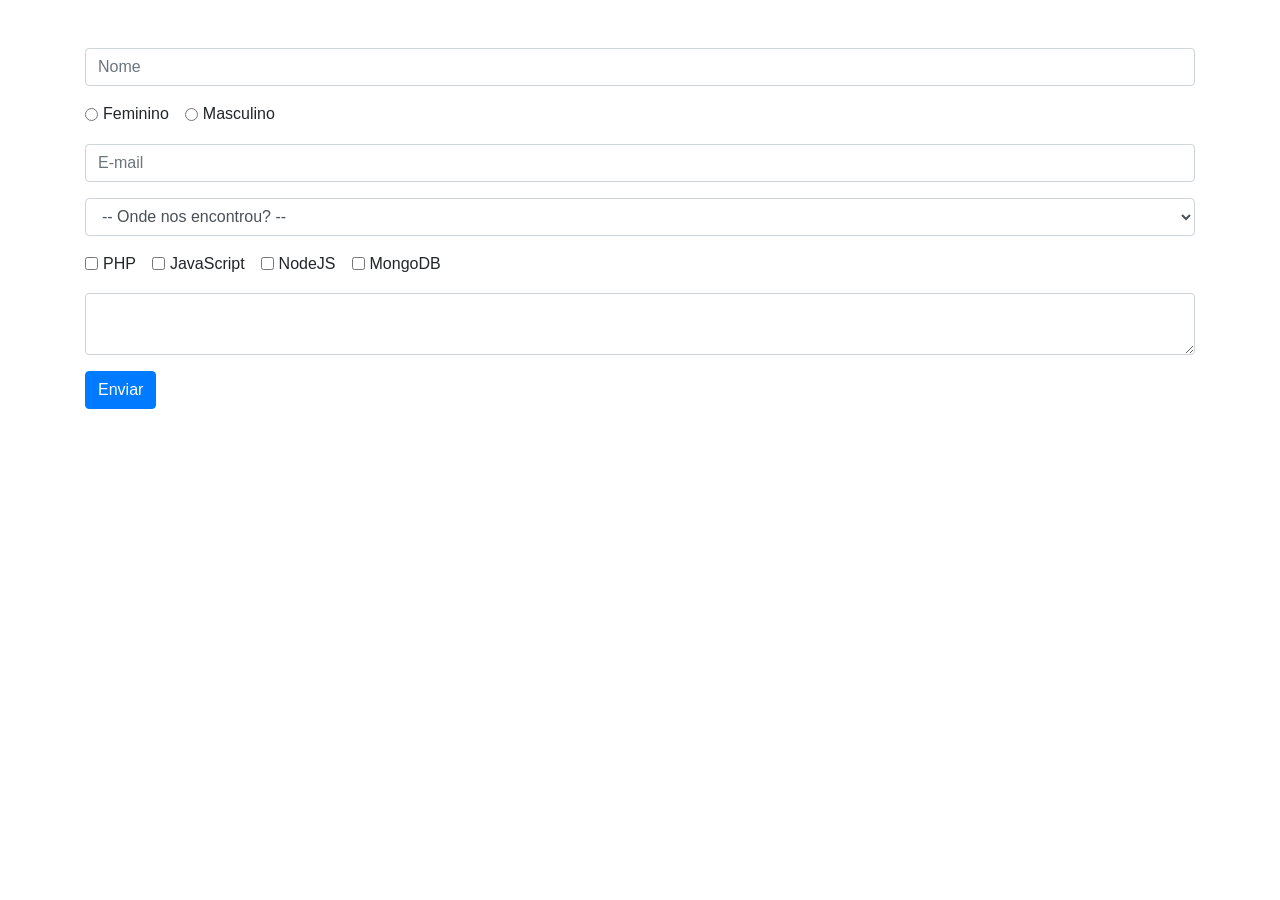
<file: ajax_extra/index.html>
<!DOCTYPE html>
<html lang="pt-br">
	<head>
		<meta charset="UTF-8">
		<title>Ajax com jQuery</title>
		<link rel="stylesheet" href="https://stackpath.bootstrapcdn.com/bootstrap/4.1.3/css/bootstrap.min.css" integrity="sha384-MCw98/SFnGE8fJT3GXwEOngsV7Zt27NXFoaoApmYm81iuXoPkFOJwJ8ERdknLPMO" crossorigin="anonymous">

		<script src="https://code.jquery.com/jquery-3.3.1.min.js" integrity="sha256-FgpCb/KJQlLNfOu91ta32o/NMZxltwRo8QtmkMRdAu8=" crossorigin="anonymous"></script>	

		<script>
			$(document).ready(()=>{
				$('button').on('click', (e)=> {
					e.preventDefault()

					let dados = $('form').serialize()
					 	//console.log(dados)

					//ajax
					$.ajax({
						type: 'get',
						url:'app.php',
						data: dados,// url-encoded.html
						dataType: 'json',
						success: dados => {console.log(dados) },
						error: erro => { console.log(erro) }
					})



				})
			})
		</script>
	</head>

	<body>

		<div class="container mt-5">
	    	<div class="row">
	    		<div class="col">
	    			<form>
	    				<div class="form-group">
							<input type="text" name="nome" placeholder="Nome" class="form-control" />
						</div>
						
						<div class="form-group">
							<div class="form-check form-check-inline">
								<input type="radio" name="sexo" value="feminino" class="form-check-input"><label class="form-check-label mr-3">Feminino</label>
								<input type="radio" name="sexo" value="masculino" class="form-check-input"><label class="form-check-label mr-3">Masculino</label>
							</div>
						</div>
						
						<div class="form-group">
							<input type="text" name="email" placeholder="E-mail" class="form-control" />
						</div>
						
						<div class="form-group">
							<select name="origem" class="form-control">
								<option value="">-- Onde nos encontrou? --</option>
								<option value="facebook">Facebook</option>
								<option value="google">Google</option>
								<option value="outro_meio">Outro meio</option>
							</select>
						</div>
						
						<div class="form-group">
							<div class="form-check form-check-inline">
								<input type="checkbox" name="interesses[]" value="php" class="form-check-input"><label class="form-check-label mr-3">PHP</label>
								<input type="checkbox" name="interesses[]" value="js" class="form-check-input"><label class="form-check-label mr-3">JavaScript</label>
								<input type="checkbox" name="interesses[]" value="NodeJS" class="form-check-input"><label class="form-check-label mr-3">NodeJS</label>
								<input type="checkbox" name="interesses[]" value="MongoDB" class="form-check-input"><label class="form-check-label mr-3">MongoDB</label>
							</div>
						</div>
						
						<div class="form-group">
							<textarea name="mensagem" class="form-control"></textarea>
						</div>
						
						<button type="submit" class="btn btn-primary">Enviar</button>
					</form>
				</div>
			</div>
		</div>

	</body>

</html>
</file>
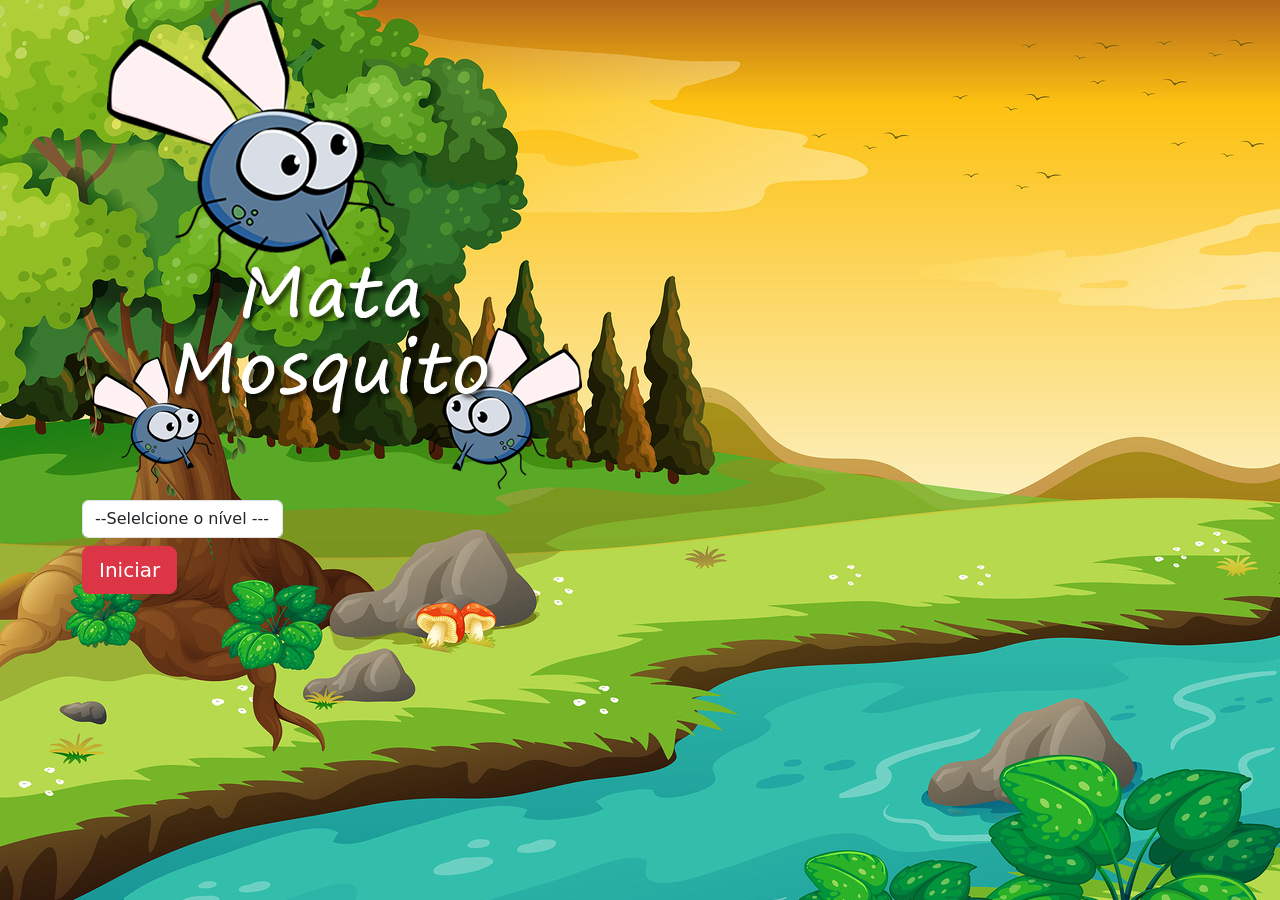
<file: app2/index.html>
<!DOCTYPE html>
<html>
<head>
	<meta charset="utf-8">
	<meta name="viewport" content="width=device-width, initial-scale=1">
	<title></title>

	<link href="https://cdn.jsdelivr.net/npm/bootstrap@5.3.6/dist/css/bootstrap.min.css" rel="stylesheet" integrity="sha384-4Q6Gf2aSP4eDXB8Miphtr37CMZZQ5oXLH2yaXMJ2w8e2ZtHTl7GptT4jmndRuHDT" crossorigin="anonymous">

	<link rel="stylesheet" type="text/css" href="estilo.css">

	<script>
		 function iniciarJogo() { 	
		 var nivel = document.getElementById('nivel').value

		 if (nivel === '') {
		 	alert('Selecione um nível para iniciar o jogo')
		 	return false 		 	
		 }
		  window.location.href = "app.html?" + nivel
		 }

		 


	</script>
</head>
<body>

  <div class="container">
  	<div class="row">
  		<div class="col">
  			<div class="d-flex justfy-content-center">
  		 <img src="imagens/game.png">	
  		   </div>
  		</div>
  	</div>

  	<div class="row">
  		<div class="col">
  			<div class="d-flex justfy-content-center">
  		    <div class="mb-2">
			  		  <select class="form-control" id="nivel">
			  		  	<option value="">--Selelcione o nível ---</option>
			  		  	<option value="normal">Normal</option>
			  		  	<option value="dificil">Díficil</option>
			  		  	<option value="chucknorris">Chuck Norris</option>	
			  		  </select>
  		  </div>
  		   </div>
  		</div>
  	</div>

  	<div class="row">
  		<div class="col">
  			<div class="d-flex justfy-content-center">
  		 <button type="button" class="btn btn-danger btn-lg" onclick="iniciarJogo()">Iniciar</button>
  		   </div>
  		</div>
  	</div>

  </div>

</body>
</html>
</file>
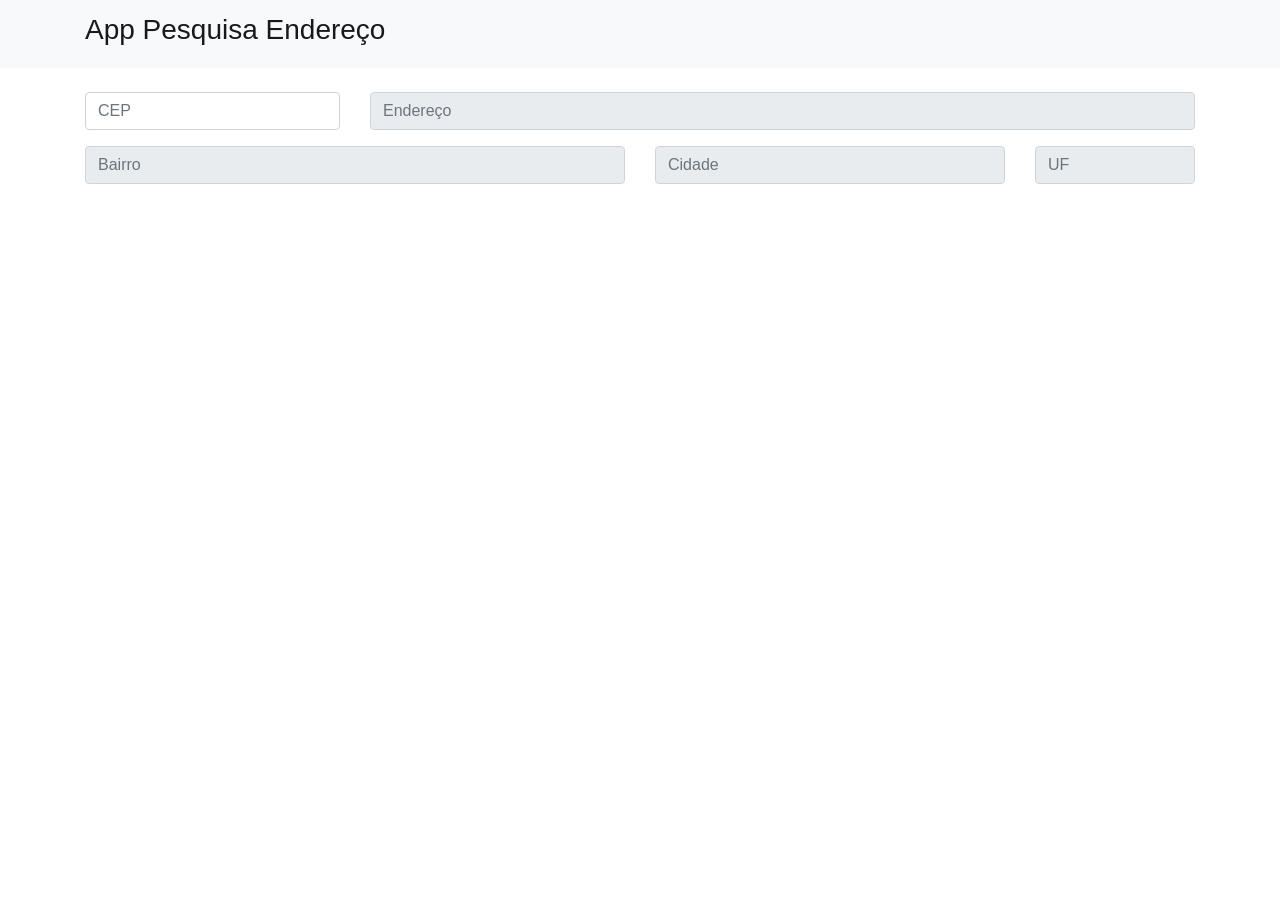
<file: app_pesquisa_endereco/index.html>
<html lang="pt-br">
	<head>
		<meta charset="utf-8">
		<title>App Pesquisa Endereço</title>
		<link rel="stylesheet" href="https://stackpath.bootstrapcdn.com/bootstrap/4.1.3/css/bootstrap.min.css" integrity="sha384-MCw98/SFnGE8fJT3GXwEOngsV7Zt27NXFoaoApmYm81iuXoPkFOJwJ8ERdknLPMO" crossorigin="anonymous">

		<script>
			function getDadosEnderecoPorCEP(cep) {
				let url = 'https://viacep.com.br/ws/'+cep+'/json/unicode/'

				let xmlHttp = new XMLHttpRequest()
				xmlHttp.open('GET', url)

				xmlHttp.onreadystatechange = () => {
					if(xmlHttp.readyState == 4 && xmlHttp.status == 200) {
						let dadosJSONText = xmlHttp.responseText
						let dadosJSONObj = JSON.parse(dadosJSONText)

						document.getElementById('endereco').value = dadosJSONObj.logradouro
						document.getElementById('bairro').value = dadosJSONObj.bairro
						document.getElementById('cidade').value = dadosJSONObj.localidade
						document.getElementById('uf').value = dadosJSONObj.uf
						
					}
				}

				xmlHttp.send()
			}
		</script>
	</head>
	<body>
		
		<nav class="navbar navbar-light bg-light mb-4">
			<div class="container">
				<div class="navbar-brand mb-0 h1">
					<h3>App Pesquisa Endereço</h3>
				</div>
			</div>
		</nav>

		<div class="container">
			<div class="row form-group">
				<div class="col-sm-3">
					<input type="text" class="form-control" placeholder="CEP" onblur="getDadosEnderecoPorCEP(this.value)"/>
				</div>
				<div class="col-sm-9">
					<input type="text" class="form-control" placeholder="Endereço" readonly id="endereco" />
				</div>
			</div>

			<div class="row form-group">
				<div class="col-sm-6">
					<input type="text" class="form-control" placeholder="Bairro" readonly id="bairro" />
				</div>
				<div class="col-sm-4">
					<input type="text" class="form-control" placeholder="Cidade" readonly id="cidade" />
				</div>

				<div class="col-sm-2">
					<input type="text" class="form-control" placeholder="UF" readonly id="uf" />
				</div>
			</div>
		</div>
	</body>
</html>
</file>
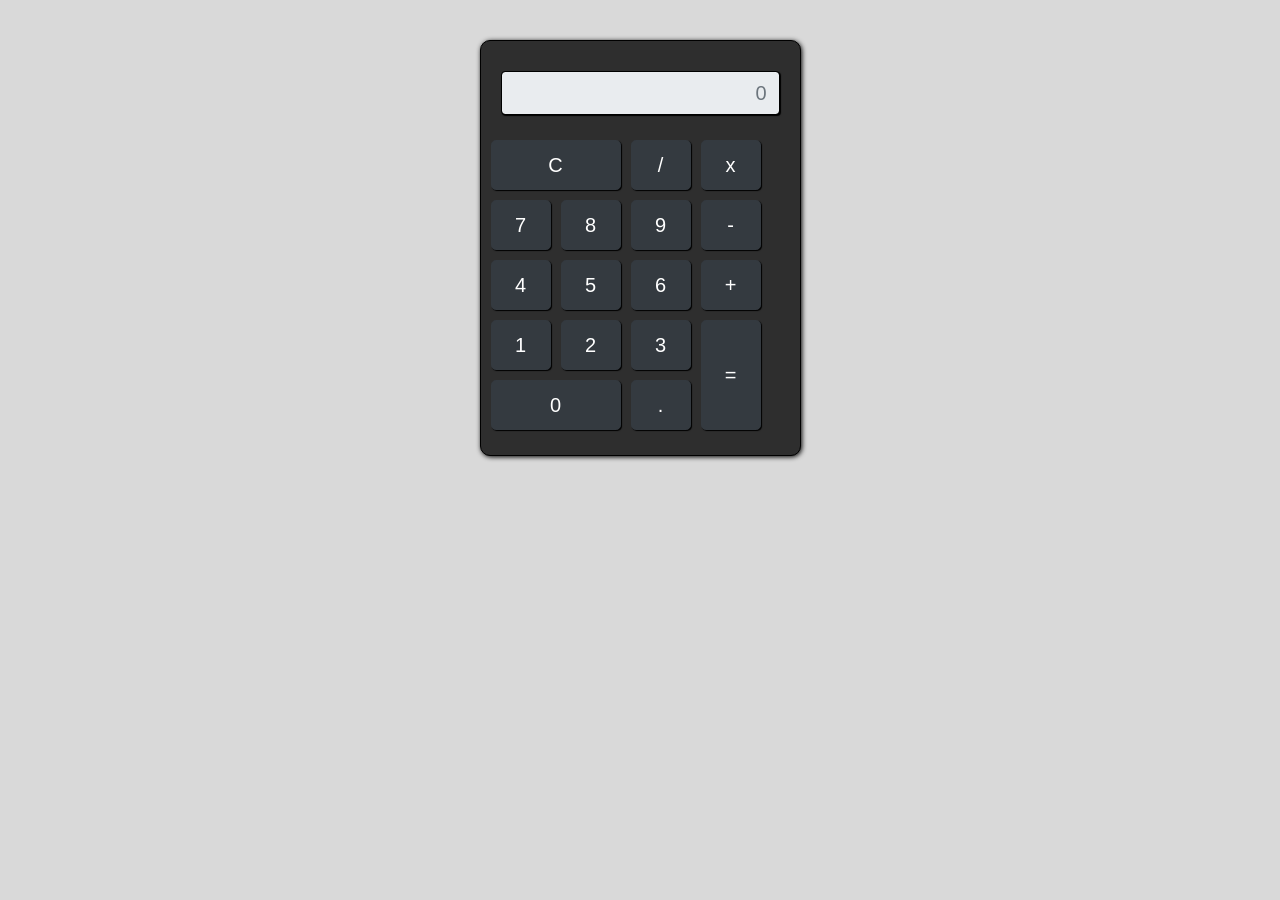
<file: Appcalculadora/index.html>
<html>
	<head>
		<title>Calculadora</title>

		<!-- Latest compiled and minified CSS -->
		<link rel="stylesheet" href="https://maxcdn.bootstrapcdn.com/bootstrap/4.0.0-beta.2/css/bootstrap.min.css" integrity="sha384-PsH8R72JQ3SOdhVi3uxftmaW6Vc51MKb0q5P2rRUpPvrszuE4W1povHYgTpBfshb" crossorigin="anonymous">

    <style>
      .calculadora {
        margin-top: 40px;
        border: solid 1px #000;
        padding: 20px;
        background-color: #2E2E2E;
        border-radius: 10px;
        box-shadow: 1px 1px 5px #000;
      }

      .btn {
        width: 60px;
        height: 50px;
        margin: 5px;
        box-shadow: 1px 1px 1px #000;
      }

      .clear {
        width: 130px;
      }

      .enter {
        height: 110px;
      }

      .zero {
        width: 130px;
      }

      .resultado {
        text-align: right;
        font-size: 20px;
        margin-top: 10px;
        margin-bottom: 20px;
        border: solid 1px #000;
        box-shadow: 1px 1px 1px #000;
      }

    </style>
	</head>

  <body style="background: #D9D9D9">

    <div class="container">
      <div class="row">
        <div class="col d-flex justify-content-center">
          <br />

          <div class="calculadora">
            <input id="resultado" type="text" class="form-control resultado" placeholder="0" disabled="disabled" />
            
            <div class="row">
              <button onclick="calcular('acao', 'c')" type="button" class="btn btn-dark btn-lg clear font-weight-light">C</button>
              <button onclick="calcular('acao','/')"type="button" class="btn btn-dark btn-lg font-weight-light">/</button>
              <button onclick="calcular('acao','*')" type="button" class="btn btn-dark btn-lg font-weight-light">x</button>
            </div>

            <div class="row">
              <button onclick="calcular('valor', '7')" type="button" class="btn btn-dark btn-lg font-weight-light">7</button>
              <button onclick="calcular('valor', '8')" type="button" class="btn btn-dark btn-lg font-weight-light">8</button>
              <button onclick="calcular('valor', '9')" type="button" class="btn btn-dark btn-lg font-weight-light">9</button>
              <button onclick="calcular('acao', '-')"type="button" class="btn btn-dark btn-lg font-weight-light">-</button>
            </div>
            
            <div class="row">
              <button onclick="calcular('valor', '4')" type="button" class="btn btn-dark btn-lg font-weight-light">4</button>
              <button onclick="calcular('valor', '5')" type="button" class="btn btn-dark btn-lg font-weight-light">5</button>
              <button onclick="calcular('valor', '6')" type="button" class="btn btn-dark btn-lg font-weight-light">6</button>
              <button onclick="calcular('acao', '+')" type="button" class="btn btn-dark btn-lg font-weight-light">+</button>
            </div>

            <div class="row">
              <button onclick="calcular('valor', '1')" type="button" class="btn btn-dark btn-lg font-weight-light">1</button>
              <button onclick="calcular('valor', '2')" type="button" class="btn btn-dark btn-lg font-weight-light">2</button>
              <button onclick="calcular('valor', '3')" type="button" class="btn btn-dark btn-lg font-weight-light">3</button>
              <button onclick="calcular('acao', '=')" type="button" class="btn btn-dark btn-lg enter">=</button>
            </div>

            <div class="row" style="margin-top: -60px">
              <button  onclick="calcular('valor', '0')"type="button" class="btn btn-dark zero btn-lg font-weight-light">0</button>
              <button onclick="calcular('acao', '.')" type="button" class="btn btn-dark btn-lg font-weight-light">.</button>
            </div>

          </div>
        </div>
      </div>
    </div> 

    <script>
       function calcular(tipo ,valor) {
         console.log(tipo, valor);
         if (tipo === 'acao') {
          
          if(valor === 'c'){
            document.getElementById('resultado').value =''
          }

          if ( valor ==='+' || valor ==='-' || valor ==='*' || valor ==='/' || valor ==='.'){
            document.getElementById('resultado').value += valor;
          }

          if (valor === '=') {
            var valor_campo =  eval(document.getElementById('resultado').value);
            document.getElementById('resultado').value = valor_campo;
          }

         } else if(tipo ==='valor') {
          
           document.getElementById('resultado').value += +valor;
         }
       }
    </script>   
  </body>	

</html>
</file>
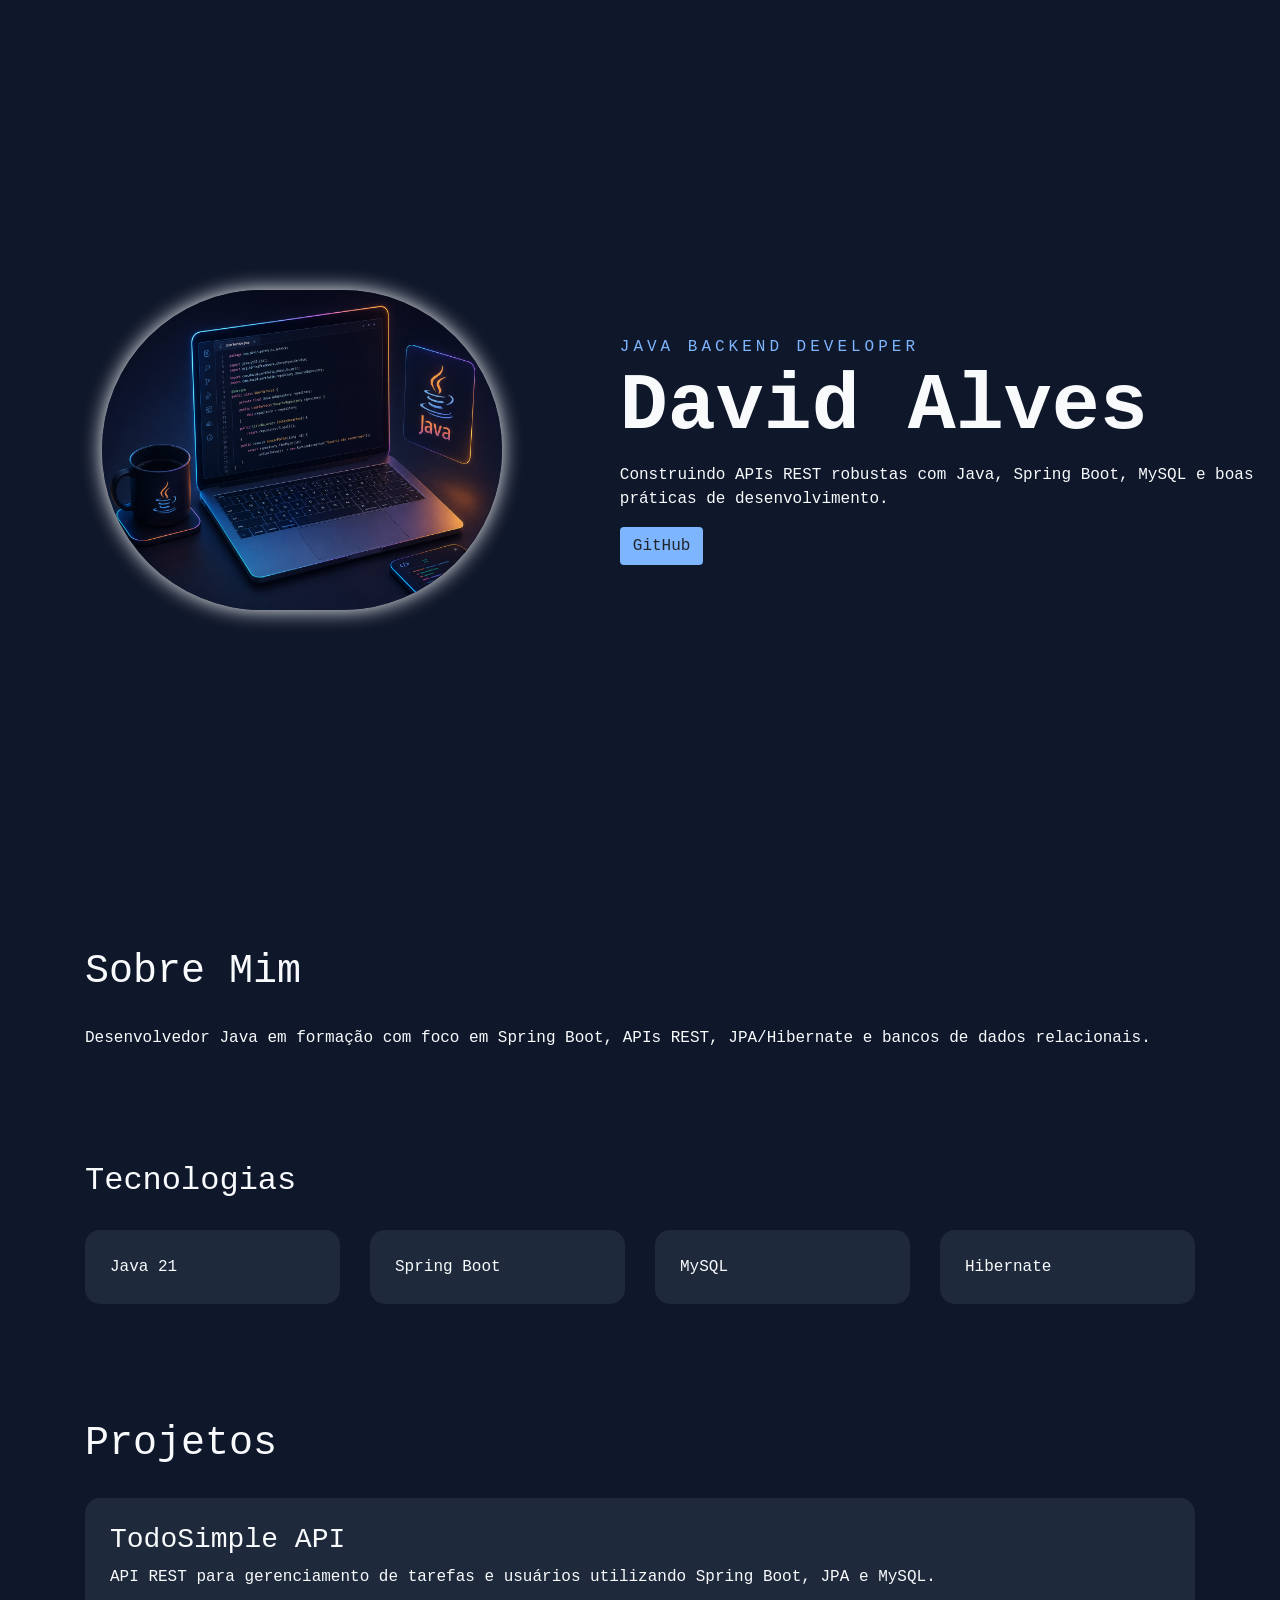
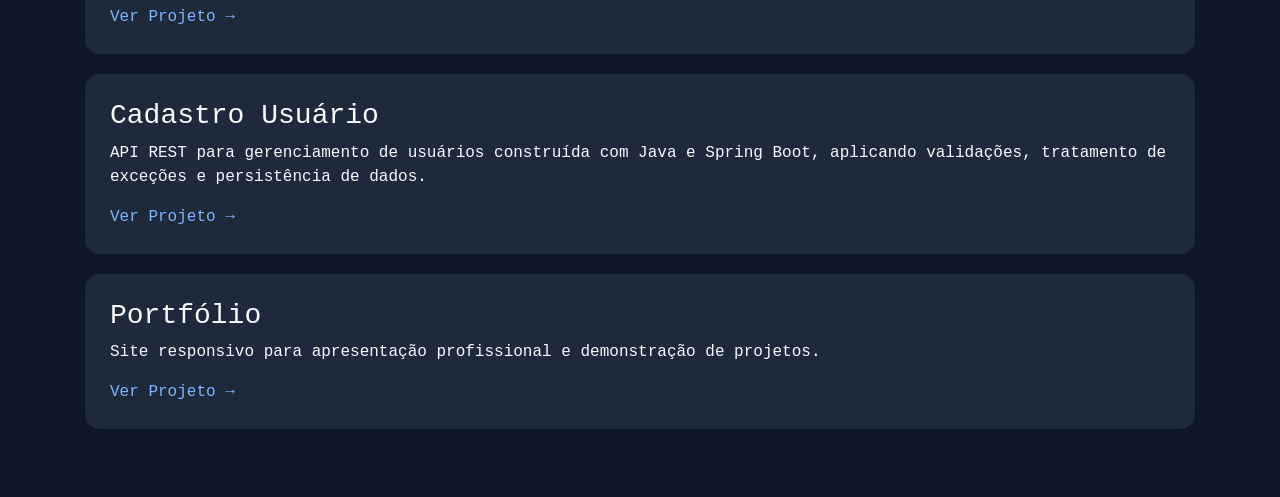
<file: Portifolio/index.html>
<!DOCTYPE html>
<html lang="pt-BR">
<head>
<meta charset="UTF-8">
<meta name="viewport" content="width=device-width, initial-scale=1">
<title>David Alves | Java Backend Developer</title>
<link rel="stylesheet" href="https://stackpath.bootstrapcdn.com/bootstrap/4.5.2/css/bootstrap.min.css">
<link rel="stylesheet" href="css/style.css">
</head>
<body>

<section class="hero d-flex align-items-center ">
	<img src="./img/Topo.png">
	<div class="container">
		<span class="tag">JAVA BACKEND DEVELOPER</span>
		<h1>David Alves</h1>
		<p>Construindo APIs REST robustas com Java, Spring Boot, MySQL e boas práticas de desenvolvimento.</p>
		<a href="https://github.com/DavidSia16" class="btn btn-custom">GitHub</a>
	</div>
</section>

<section class="container py-5">
	<h1 class="section-title">Sobre Mim</h2>
	<p>Desenvolvedor Java em formação com foco em Spring Boot, APIs REST, JPA/Hibernate e bancos de dados relacionais.</p>
</section>

<section class="container py-5">
<h2 class="section-title">Tecnologias</h2>
<div class="row">
	<div class="col-md-3">
		<div class="tech">Java 21</div>
	</div>
	<div class="col-md-3">
		<div class="tech">Spring Boot</div>
	</div>
	<div class="col-md-3">
		<div class="tech">MySQL</div>
	</div>
	<div class="col-md-3">
		<div class="tech">Hibernate</div>
	</div>
</div>
</section>

<section class="container py-5">
	<h1 class="section-title">Projetos</h1>

	<div class="project-card">
	<h3>TodoSimple API</h3>
		<p>API REST para gerenciamento de tarefas e usuários utilizando Spring Boot, JPA e MySQL.</p>
		<a href="https://github.com/DavidSia16/todosimple-api">Ver Projeto →</a>
	</div>

	<div class="project-card">
		<h3>Cadastro Usuário</h3>
		<p>API REST para gerenciamento de usuários construída com Java e Spring Boot, aplicando validações, tratamento de exceções e persistência de dados.</p>
		<a href="https://github.com/DavidSia16/cadastro_usuario">Ver Projeto →</a>
	</div>

	<div class="project-card">
		<h3>Portfólio</h3>
		<p>Site responsivo para apresentação profissional e demonstração de projetos.</p>
		<a href="https://github.com/DavidSia16/Portifolio">Ver Projeto →</a>
	</div>

</section>

</body>
</html>
</file>
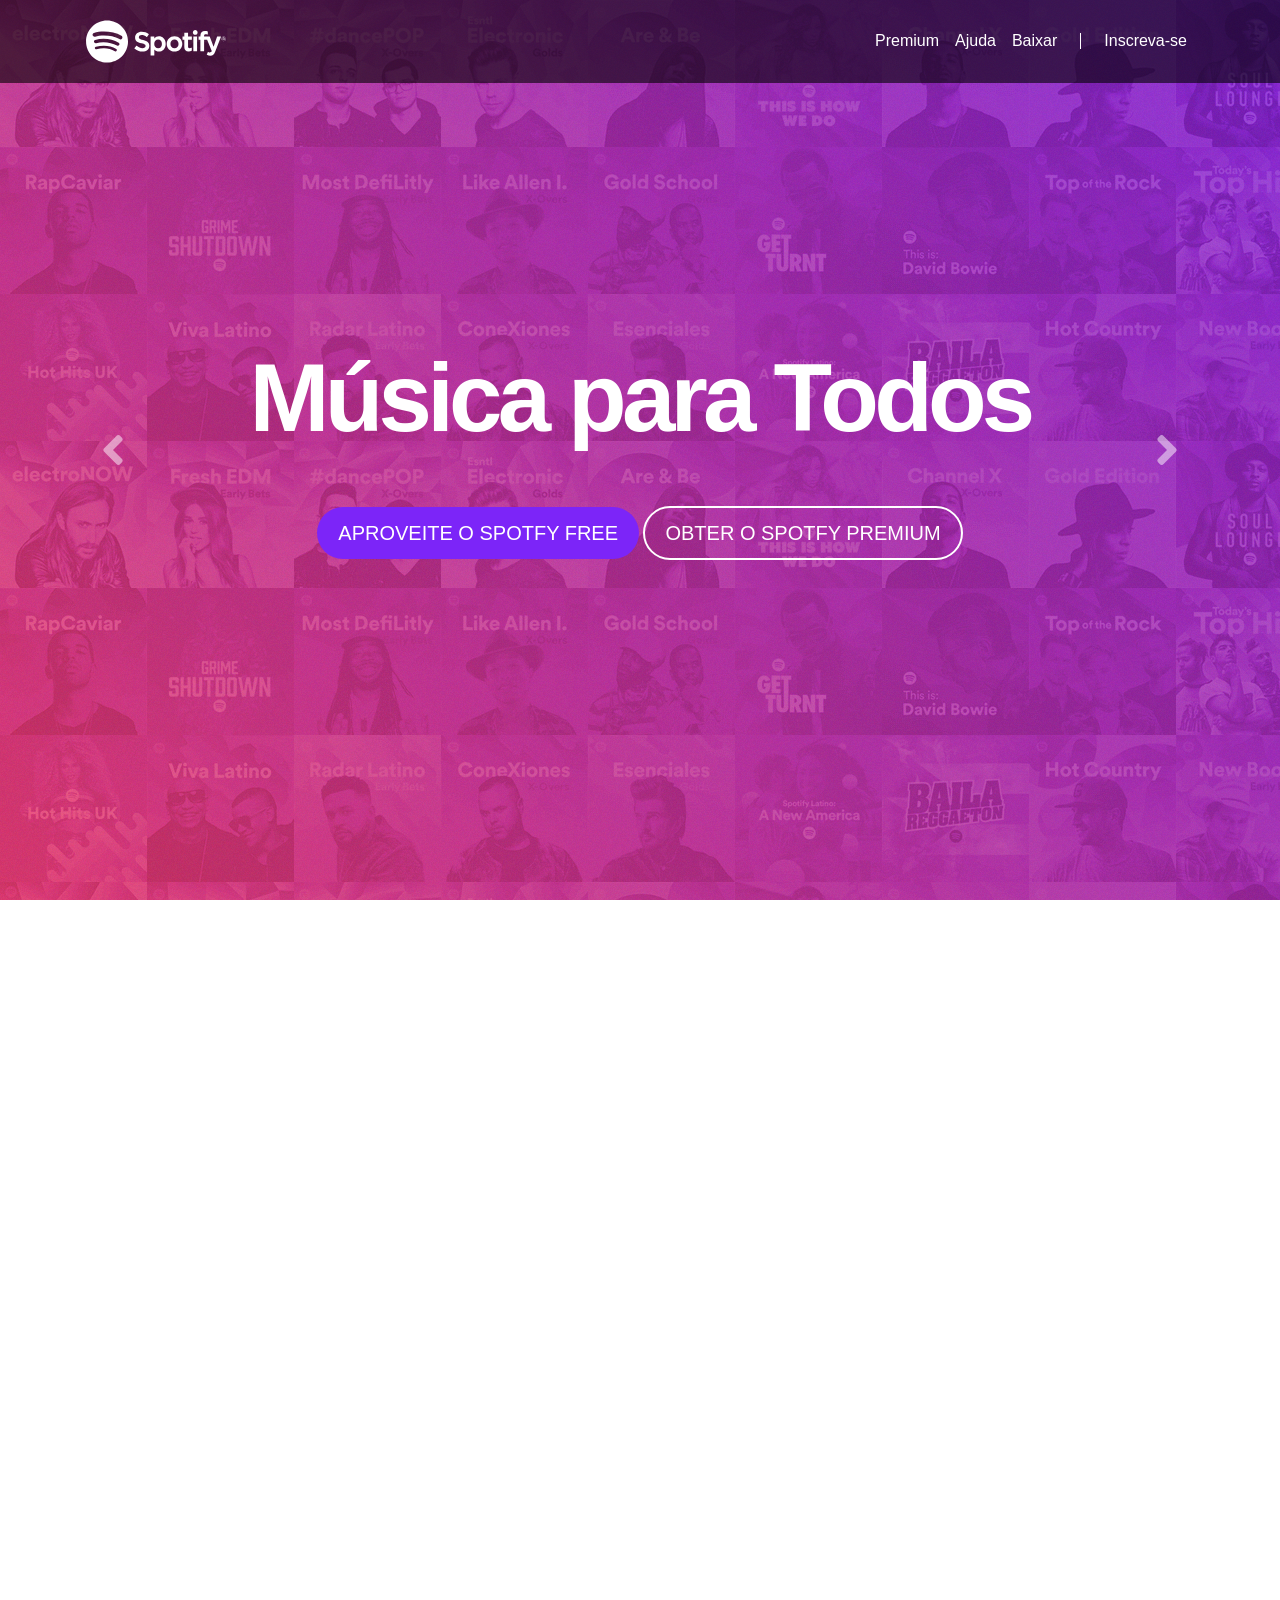
<file: projeto-inicial-spotfy/index.html>
<!DOCTYPE html>
<html lang="pt-br">
  <head>
    <!-- Meta tags Obrigatórias -->
    <meta charset="utf-8">
    <meta name="viewport" content="width=device-width, initial-scale=1, shrink-to-fit=no">

    <!-- Bootstrap CSS -->
    <link rel="stylesheet" href="https://stackpath.bootstrapcdn.com/bootstrap/4.1.3/css/bootstrap.min.css" integrity="sha384-MCw98/SFnGE8fJT3GXwEOngsV7Zt27NXFoaoApmYm81iuXoPkFOJwJ8ERdknLPMO" crossorigin="anonymous">

    <!-- Font Awesome -->
    <link rel="stylesheet" href="https://use.fontawesome.com/releases/v5.3.1/css/all.css" integrity="sha384-mzrmE5qonljUremFsqc01SB46JvROS7bZs3IO2EmfFsd15uHvIt+Y8vEf7N7fWAU" crossorigin="anonymous">

    <!-- HTML5Shiv -->
    <!--[if lt IE 9]>
      <script src="https://oss.maxcdn.com/html5shiv/3.7.2/html5shiv.min.js"></script>
    <![endif]-->

    <!-- Estilo customizado -->
    <link rel="stylesheet" type="text/css" href="css/estilo.css">

    <style type="text/css">
      body{
        background: img/fundo.png;
      }
    </style>

    <title>Música para todos - Spotify</title>
    <link rel="icon"  href="imagens/favicon.png">
  </head>
  <body>

    <header> <!-- inicio Cabeçalho -->
    <nav class="navbar navbar-expand-md navbar-light
      fixed-top navbar-transparente ">

      <div class="container">

      <a href="index.html" class="navbar-brand">
        <img src="imagens/spotify.svg" width="142">
      </a>

      <button class="navbar-toggler" data-toggle="collapse"
       data-target="#nav-principal">
        <i class="fas fa-bars text-white"></i>
      </button>

      <div class="collapse navbar-collapse" id="nav-principal">
        <ul class="navbar-nav ml-auto">
          <li class="nav-item">
            <a href="" class="nav-link">Premium</a>
          </li>
          <li class="nav-item">
            <a href="" class="nav-link">Ajuda</a>
          </li>
          <li class="nav-item">
            <a href="" class="nav-link">Baixar</a>
          </li>
            
            <li class="nav-item divisor"></li>

          <li class="nav-item">
            <a href="" class="nav-link">Inscreva-se</a>
          </li>
        </ul>
        
      </div>

      </div>
    </nav>
   </header> <!-- fim Cabeçalho -->

     <section id="home" class="d-flex"><!--  home -->
       <div class="container align-self-center"><!--conteiner-->
         <div class="row"><!--row-->
           <div class="col-md-12 capa">

           <div id="carousel-spotfy" class="carousel slide">
             <div class="carousel-inner">
              <div class="carousel-item active">
                 <h1>Música para Todos</h1>
            <a href="" class="btn btn-custom btn-lg btn-roxo">
              Aproveite o spotfy Free
            </a>

            <a href="" class="btn btn-custom btn-lg btn-branco">
              Obter o spotfy Premium
            </a>
              </div>

            <div class="carousel-item ">
                 <h1>Rádio para Todos</h1>
            <a href="" class="btn btn-custom btn-lg btn-branco">
             <i class="fas fa-music"></i> Ouça agora 
            </a>
              </div>

              <!-- controles -->
              <a href="#carousel-spotfy" class="carousel-control-prev" data-slide="prev">
                <i class="fas fa-angle-left fa-3x"></i>
              </a>

              <a href="#carousel-spotfy" class="carousel-control-next" data-slide="next">
                <i class="fas fa-angle-right fa-3x"></i>
              </a>
               
             </div>
           </div>
           </div>
         </div><!--/row-->
       </div><!--/conteiner-->
     </section>

     <section id="serviços" class="caixa"> <!-- serviços -->
       <div class="container"><!-- conteiner -->
         <div class="row"><!-- row -->

            <div class="col-md-6"><!-- imagens -->

             <div class="row albuns">
              <div class="col-md-6">
                <img src="imagens/img1.jpg" class="img-fluid d-none
                 d-md-block">
              </div>
              <div class="col-md-6" >
                <img src="imagens/img2.jpg" class="img-fluid d-none
                 d-md-block">
              </div>
            </div>


               <div class="row albuns">
              <div class="col-md-6">
                <img src="imagens/img3.jpg" class="img-fluid d-none
                 d-md-block">
              </div>
              <div class="col-md-6" >
                <img src="imagens/img4.jpg" class="img-fluid d-none
                 d-md-block">
              </div>

              </div>

              </div><!-- /imagens -->

              


          <div class="col-md-6" ><!-- textos -->
              <h2>O que o spotfy tem?</h2>

              <h3>Músicas</h3>
              <p>O Spotfy tem milhões de músicas escute seus sons favoritos descruba novas músicas e reúna seus favoritos em um só lugar</p>

              <h3>Playlists</h3>
              <p>No spotfy você encontra uma playlist oara cada momento. Todas feitas por fanáticos e especialistas da música</p>

              <h3>Novos lancamentos</h3>
              <p>Escute os novos lancamentos de singles e álbuns da semana e veja o que está bombando no top 50</p>
           </div><!-- /textos -->
              
         </div><!-- /row -->
       </div><!-- /conteiner -->
     </section><!-- /seção -->
    
    <section id="recursos" class="caixa"><!--seção -->
      <div class="container"><!--conteiner -->
        <div class="row"><!-- row -->
          <div class="col-md-4">
            <h2>Fácil</h2>
            <h3>Buscar</h3>
            <p>Já sabe o ue quer escutar? é só procurar
            e apertar o play</p>

            <h3>Navegar</h3>
            <p>Veja os novos lançamentos, o que está bombando nas 
            paradas e as melhores playlists para o seu momento.</p>

            <h3>Descobrir</h3>
            <p>Curta músicas novas toda segunda-feira com uma playlist
            persolnalizada pra você.Ou relaxe e curta uma das rádios
            </p>

          </div>

           <div class="col-md-8"><!-- Imagens--> 
            <div class="row rotacionar">
              <div class="col-md-6">
               <img src="imagens/iphone1.png" class="img-fluid">
              </div>
              <div class="col-md-6">
                 <img src="imagens/iphone2.png" class="img-fluid">
              </div>
            </div>
          </div>

        </div><!-- /row -->
      </div><!-- /conteiner -->
    </section><!-- /seção -->

    <footer><!-- footer -->
     <div class="container">
      <div class="row">
       <div class="col-md-2">
         <img src="imagens/spotify.svg" width="142">
       </div>
       <div class="col-md-2">
          <h4>Company</h4>
          <ul class="navbar-nav">
            <li><a href="">Sobre</a></li>
            <li><a href="#">Empregos</a> </li>
            <li><a href="">Imprensa</a></li>
            <li><a href="">Novidades</a></li>
          </ul>
       </div>
       <div class="col-md-2">
          <h4>Comunidades</h4>
          <ul class="navbar-nav">
            <li><a href="">Artistas</a></li>
            <li><a href="#">Desenvolvedores</a> </li>
            <li><a href="">Marcas</a></li>
            
          </ul>
       </div>
       <div class="col-md-2">
         <h4>Links uteis</h4>
          <ul class="navbar-nav">
            <li><a href="">Ajuda</a></li>
            <li><a href="#">Presentes</a> </li>
            <li><a href="">Player da web</a></li>
           
          </ul>
       </div>
       <div class="col-md-4">
        <ul>
         <li><img src="imagens/facebook.png"></li>
          <li><img src="imagens/twitter.png"></li>
           <li><img src="imagens/instagram.png"></li>
       </ul>
       </div>
      </div>
     </div>
    </footer>  

   
    <!-- JavaScript (Opcional) -->
    <!-- jQuery primeiro, depois Popper.js, depois Bootstrap JS -->
    <script src="https://code.jquery.com/jquery-3.3.1.slim.min.js" integrity="sha384-q8i/X+965DzO0rT7abK41JStQIAqVgRVzpbzo5smXKp4YfRvH+8abtTE1Pi6jizo" crossorigin="anonymous"></script>
    <script src="https://cdnjs.cloudflare.com/ajax/libs/popper.js/1.14.3/umd/popper.min.js" integrity="sha384-ZMP7rVo3mIykV+2+9J3UJ46jBk0WLaUAdn689aCwoqbBJiSnjAK/l8WvCWPIPm49" crossorigin="anonymous"></script>
    <script src="https://stackpath.bootstrapcdn.com/bootstrap/4.1.3/js/bootstrap.min.js" integrity="sha384-ChfqqxuZUCnJSK3+MXmPNIyE6ZbWh2IMqE241rYiqJxyMiZ6OW/JmZQ5stwEULTy" crossorigin="anonymous"></script>
  </body>
</html>
</file>
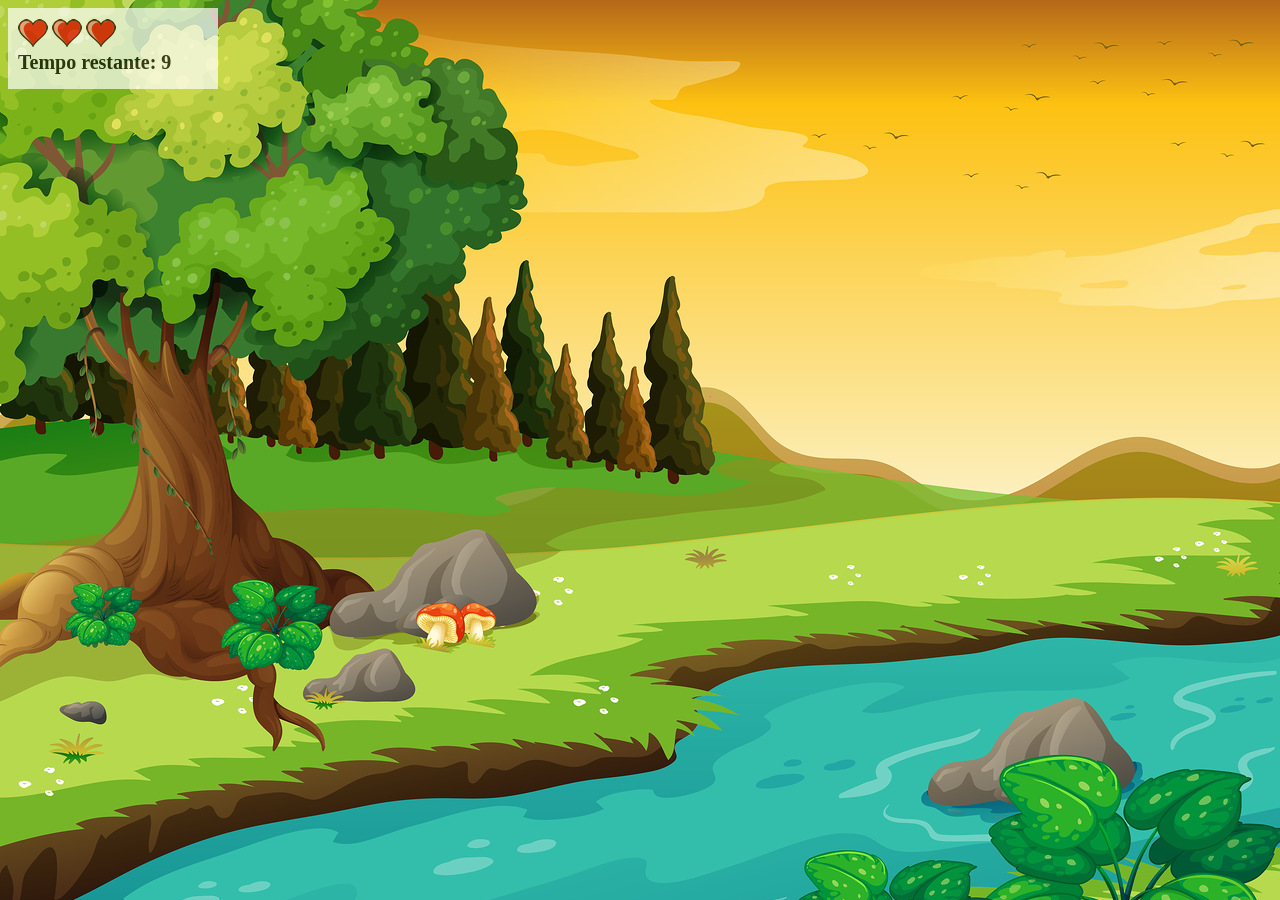
<file: app2/app.html>
<!DOCTYPE html>
 <html>
 <head>
 	<meta charset="utf-8">
 	<meta name="viewport" content="width=device-width, initial-scale=1">
 	<title></title>
  <link rel="stylesheet" type="text/css" href="estilo.css">

 <script src="jogo.js"></script>

 </head>
 <body onresize="ajustaTamanhoPalcoJogo()">
  
  <div class="painel">
     <div class="vidas">
        <img id="v1" src="imagens/coracao_cheio.png"> 
        <img id="v2" src="imagens/coracao_cheio.png"> 
        <img id="v3" src="imagens/coracao_cheio.png"> 
     </div>
     <div class="cronometro"> Tempo restante: <span id="cronometro"></span></div> 
  </div> 

  <script>
     document.getElementById('cronometro').innerHTML = tempo

    
    var criaMosquito = setInterval(function() {
  	posicaoRandomica()
  }, criaMosquitoTempo)
  </script>
 </body>
 </html>
</file>
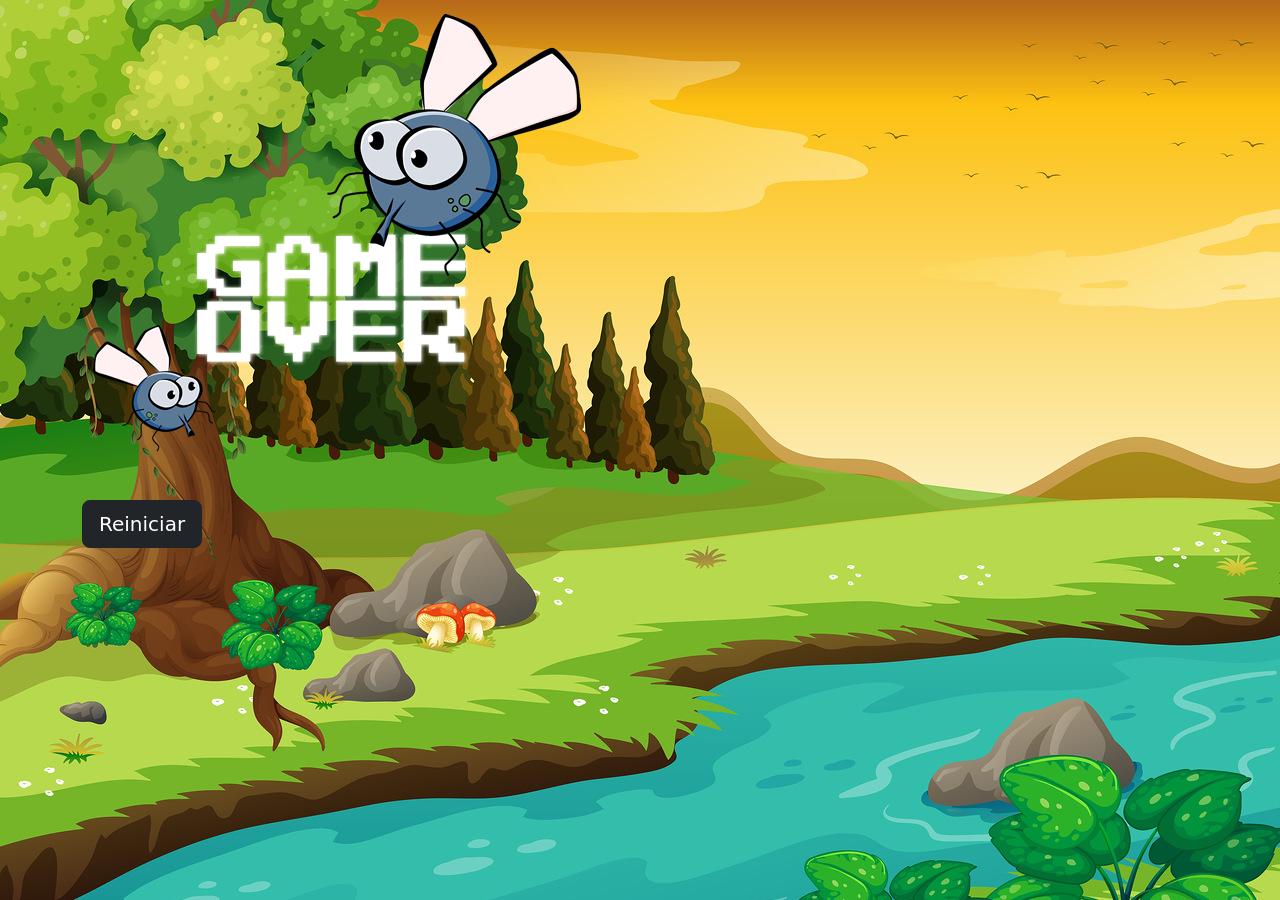
<file: app2/fim_de_jogo.html>
<!DOCTYPE html>
<html>
<head>
	<meta charset="utf-8">
	<meta name="viewport" content="width=device-width, initial-scale=1">
	<title></title>

	<link href="https://cdn.jsdelivr.net/npm/bootstrap@5.3.6/dist/css/bootstrap.min.css" rel="stylesheet" integrity="sha384-4Q6Gf2aSP4eDXB8Miphtr37CMZZQ5oXLH2yaXMJ2w8e2ZtHTl7GptT4jmndRuHDT" crossorigin="anonymous">

	<link rel="stylesheet" type="text/css" href="estilo.css">
</head>
<body>

  <div class="container">
  	<div class="row">
  		<div class="col">
  			<div class="d-flex justfy-content-center">
  		 <img src="imagens/game_over.png">	
  		   </div>
  		</div>
  	</div>

  	<div class="row">
  		<div class="col">
  			<div class="d-flex justfy-content-center">
  		 <button type="button" class="btn btn-dark btn-lg" onclick="window.location.href = 'index.html' ">Reiniciar</button>
  		   </div>
  		</div>
  	</div>

  </div>

</body>
</html>
</file>
<file: app2/estilo.css>
body {
	background-image: url(imagens/bg.jpg);
	background-repeat: no-repeat;
}

html {
	cursor: url(imagens/mata_mosquito.png) 30 30, auto;
}

.mosquito1 {
	width: 50px;
	height: 50px;
}

.mosquito2 {
	width: 70px;
	height: 70px;
}

.mosquito3 {
	width: 90px;
	height: 90px;
}

.ladoA {
	transform: scaleX(1);
}

.ladoB {
	transform: scaleX(-1);
}

.painel {
	position: aboslute;
	width: 190px;
	height: 60px;
	padding: 10px;
	left: 0px;
	bottom: -100px;
	border-top: solid 1px #fff;
	background-color:  #fff;
	opacity: 0.7;

}

.vidas {
	float: left;

}	

.cronometro {
	float: left;
	font-size: 20px;
	font-weight: bold;
}	
}
</file>
<file: Portifolio/css/style.css>
body{
background:#0f172a;
color:#f8fafc;
font-family:"Lucida Console", "Courier New", monospace;
}
.hero{
min-height:100vh;
}
 
.hero h1{
font-size:5rem;
font-weight:900;
}
.hero img {
margin: 8%;
width: 25em;
border-radius: 200px;
border-image: linear-gradient(45deg, #0f172a, #f8fafc) 1;
box-shadow: 0 0 20px #f8fafc;
}
.tag{
color:#7db5ff;
letter-spacing:4px;
}
.btn-custom{
background:#7db5ff;
}
.section-title{
margin-bottom:30px;
}
.tech,.project-card{
background:#1e293b;
padding:25px;
border-radius:15px;
margin-bottom:20px;
transition:.3s;
}
.tech:hover,.project-card:hover{
transform:translateY(-10px);
transition: filter 0.3s ease, box-shadow 0.3s ease;
box-shadow: 0 0 25px #f8fafc;
}
a{color:#7db5ff;}
</file>
<file: projeto-inicial-spotfy/css/estilo.css>
/*layout*/
html, body, #home {
	height: 100%;
	overflow-x: hidden;

}

body{
	background: url(../imagens/capa.png),
	           url(../imagens/ruido.png), 
	           linear-gradient(50deg,#ff4169,#7c26f8);
    background-attachment: fixed;
    font-family: Helveltica,Arial,sans-serif;

}

/* barra de navegação */

nav.navbar-transparente{
	padding: 15px;
	background: rgba(0, 0, 0, 0.6);
}

.navbar-light .navbar-nav .nav-link {
	color: white;
}

.navbar-light .navbar-nav .nav-link:hover{
	color: #9bf0e1;
}

.navbar-light .navbar-toggler{
	color: rgba(255, 255, 255, .5);
	border-color: rgba(255, 255, 255,.1);
}

.divisor{
	width: 1px;
	background: white;
	margin: 12px 15px;
}
/* capa */

.capa{
	text-align: center;
}
.btn-custom{
	color: white;
	border-radius: 500px;
	-webkit-border-radius:500px;
	-moz-border-radius:500px;
	text-transform: uppercase;
	transition: background 0.4 color 0.4s;
	padding: 10px 20px;
}
.btn-roxo{
	background: #7c25f8;
	
}
.btn-roxo:hover{
	background: #6207e3;
	color: white;
}

.btn-branco{
  border: 2px solid white;
	
}
.btn-branco:hover{
	background: white;
	color: black;
}

.carousel-control-next, .carousel-control-prev {
	width: 5%;
}

/* estrutura de conteudos */

.caixa{
	padding-top: 20px;
	padding-bottom: 20px;
}

#serviços{
	background: white ;
}

#recursos{
	color: white ;
}

#serviços h2, h3{
	color: #7c25f8;
}

#recursos h2 {
  color: white;
}

#recursos h3{
	color: #9bf0e1 ;
}
.albuns{
	padding: 10px 0;
}

.rotacionar{
	-ms-transform:rotate(30deg);
	-webkit-transform:rotate(30deg);
	transform: rotate(30deg);
	padding-left: 80px;
}

footer{
	background: #000;
	padding: 50px 0 20px 0 ;
	position: relative;

}
footer h4 {
	color: #919496;
	font-size: 0.8em;
	text-transform: uppercase;
}

footer .navbar-nav a{
 color: white;
 font-size: 0.8em;
}

footer .navbar-nav a:hover{
  color: #9bf0e1;
  text-decoration: none;
}

footer ul {
	list-style: none;
}

footer ul li {
	float: right;
	margin: 0 5px;
}


/* tipografia */

h1{
	font-weight: 900;
	letter-spacing: -0.05em;
	margin-bottom: 50px;
	color: white;
}

h2{
	font-size: 3em;
	font-weight: 700;
	letter-spacing: 0.04em;
}

h3{
	font-size: 2em;
	font-weight: 700;
	letter-spacing: 0.04em;
}

/* Extra small devices (portrait phones, less than 576px)*/
@media (max-width: 575.98px) {
	.btn-custom {
		margin: 10px 15px;
	}
}

/* Small devices (landscape phones, 576px and up) */
@media (min-width: 576px) and (max-width: 767.98px) {
	h1 {
		font-size: 3em;
	}
	.btn-custom {
		margin: 10px 15px;
	}
}

/* Medium devices (tablets, 768px and up)*/
@media (min-width: 768px) and (max-width: 991.98px) {
	h1 {
		font-size: 4em;
	}
}

/* Large devices (desktops, 992px and up)*/
@media (min-width: 992px) and (max-width: 1199.98px) {
	h1 {
		font-size: 5em;
	}
}

/* Extra large devices (large desktops, 1200px and up)*/
@media (min-width: 1200px) {
	h1 {
		font-size: 6em;
	}
}
</file>
